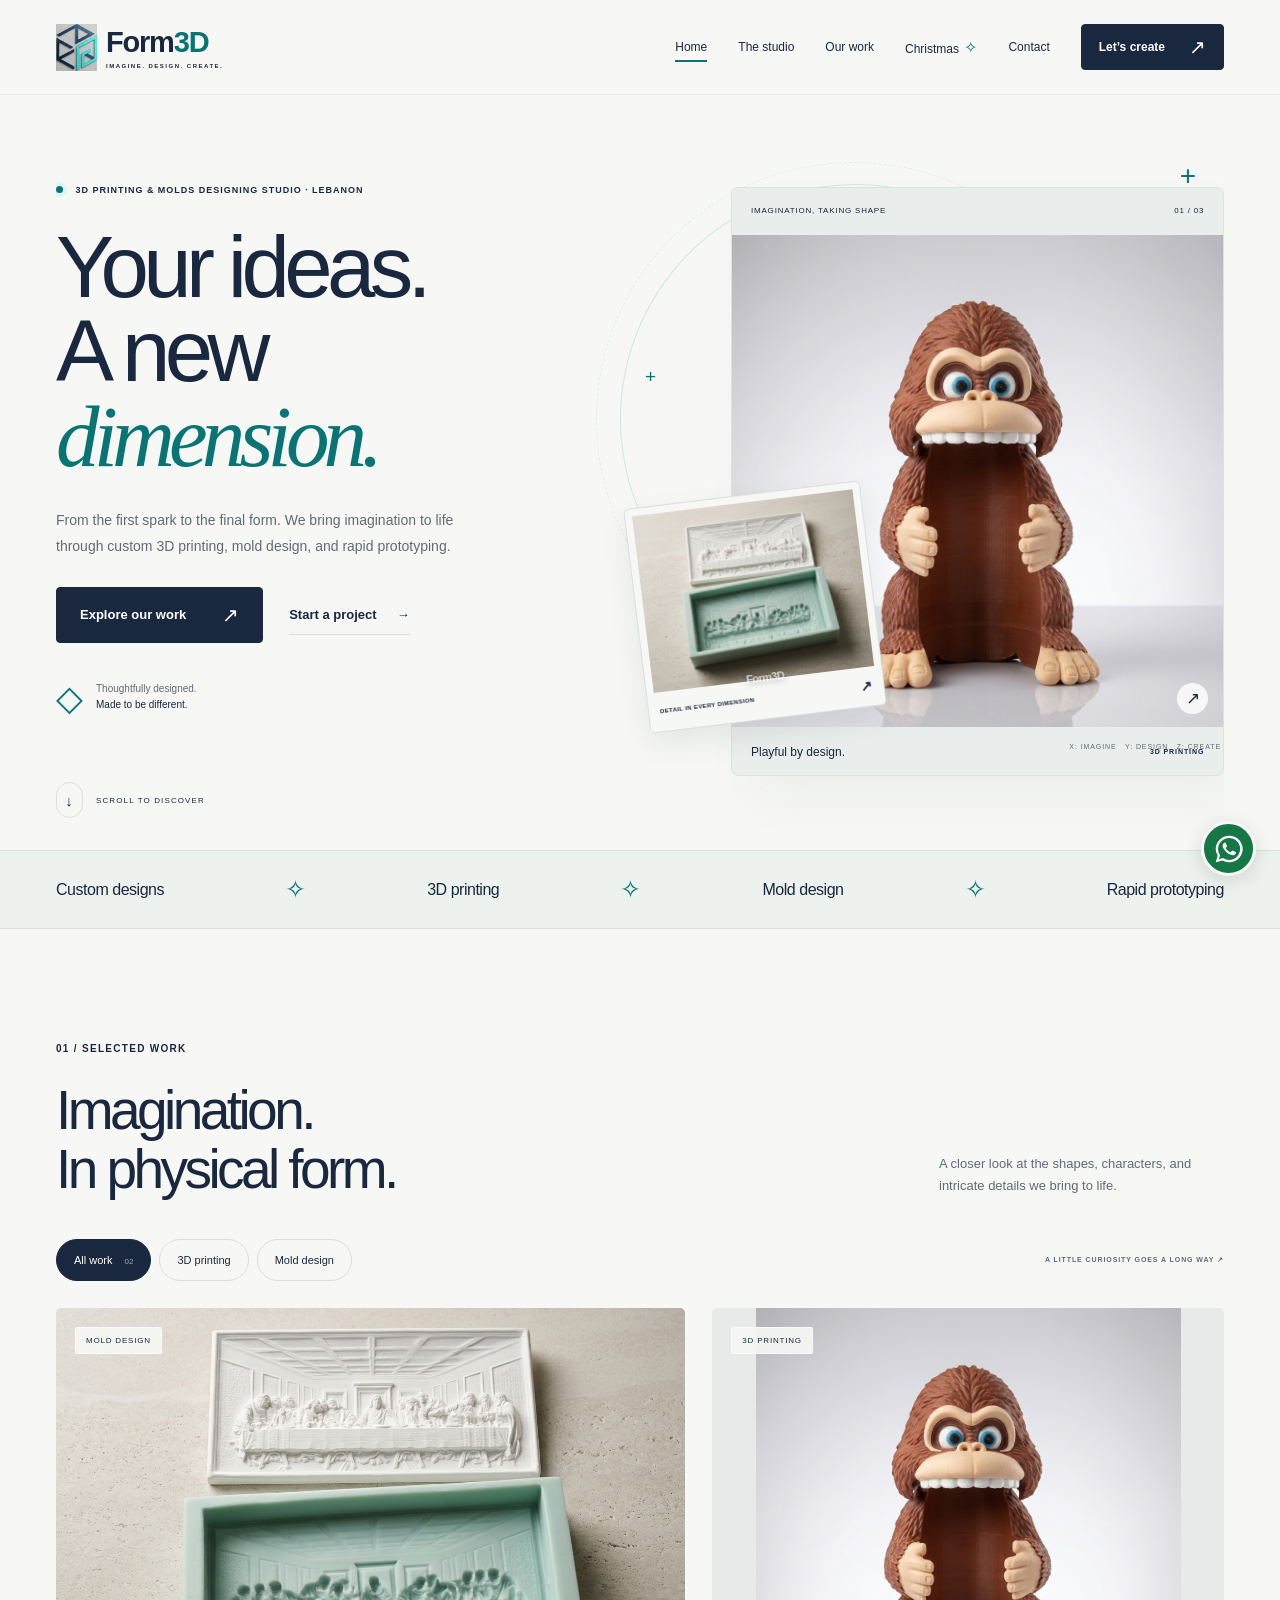
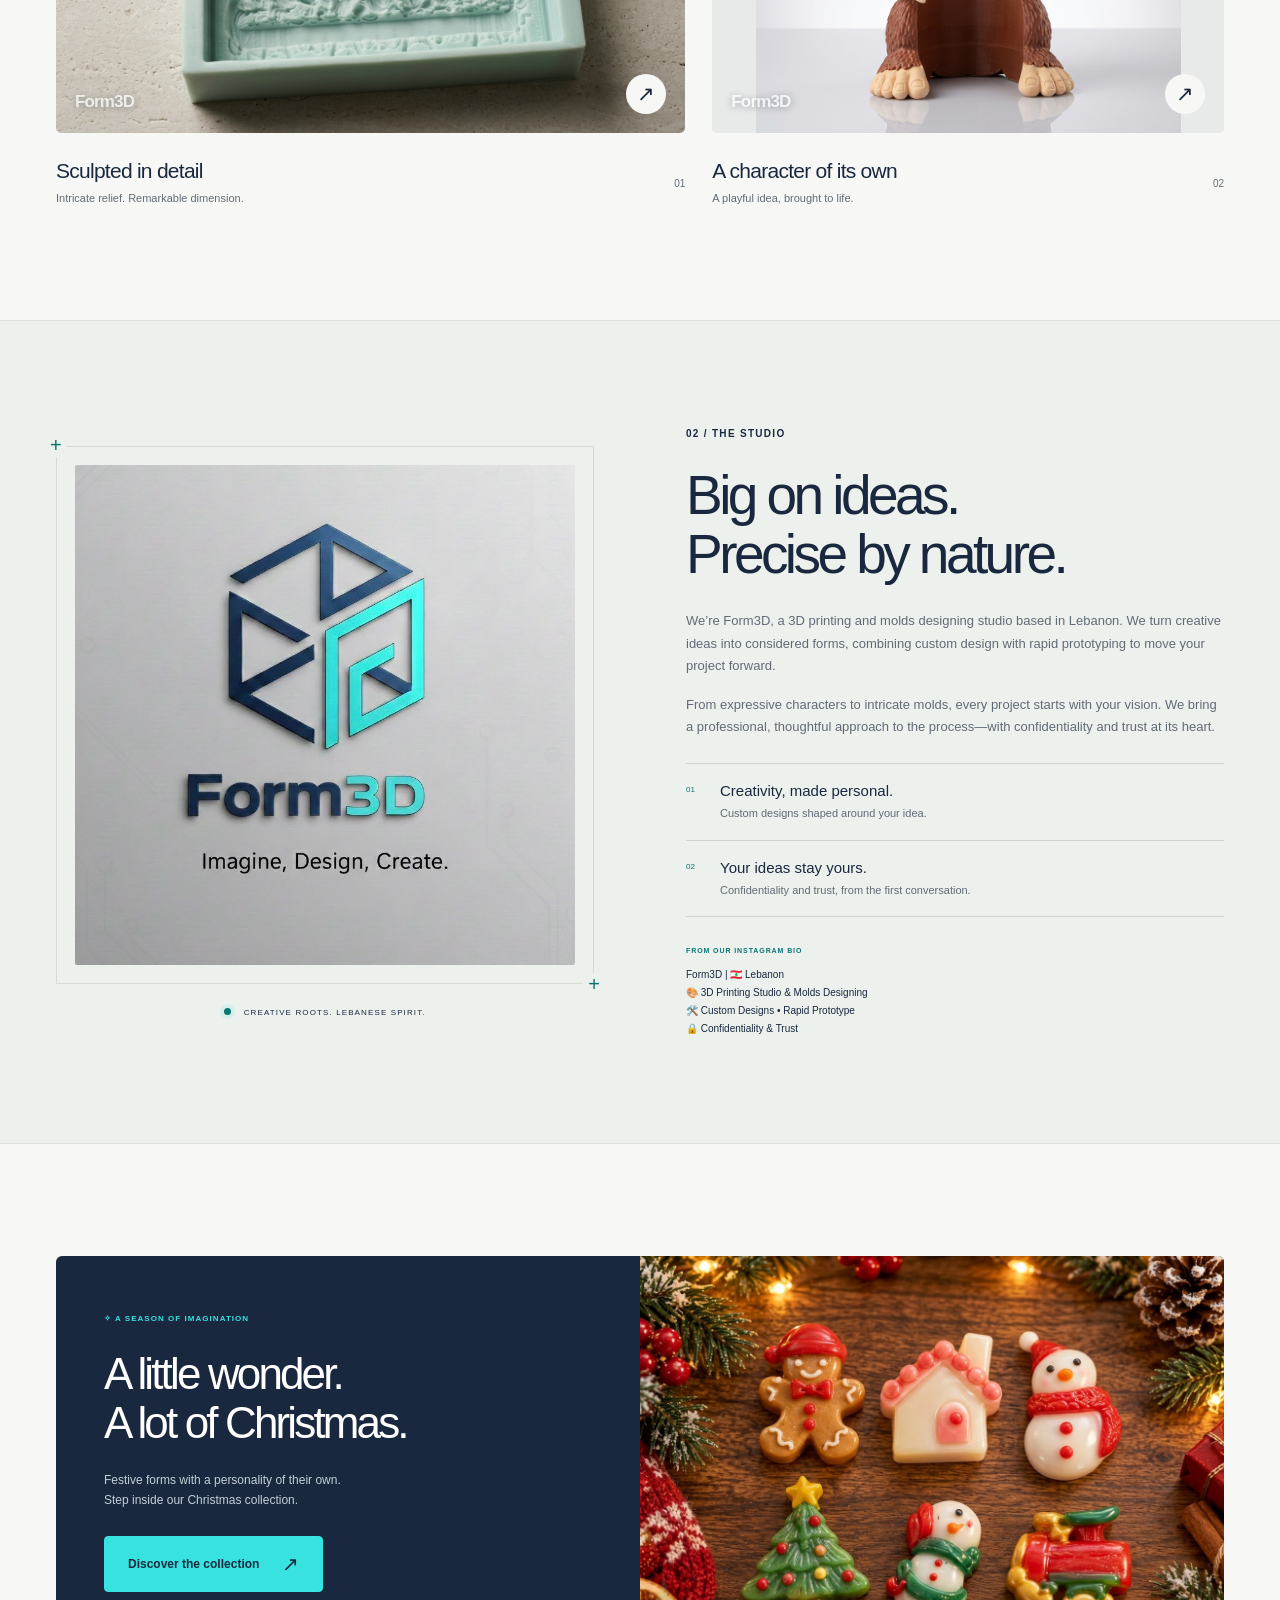
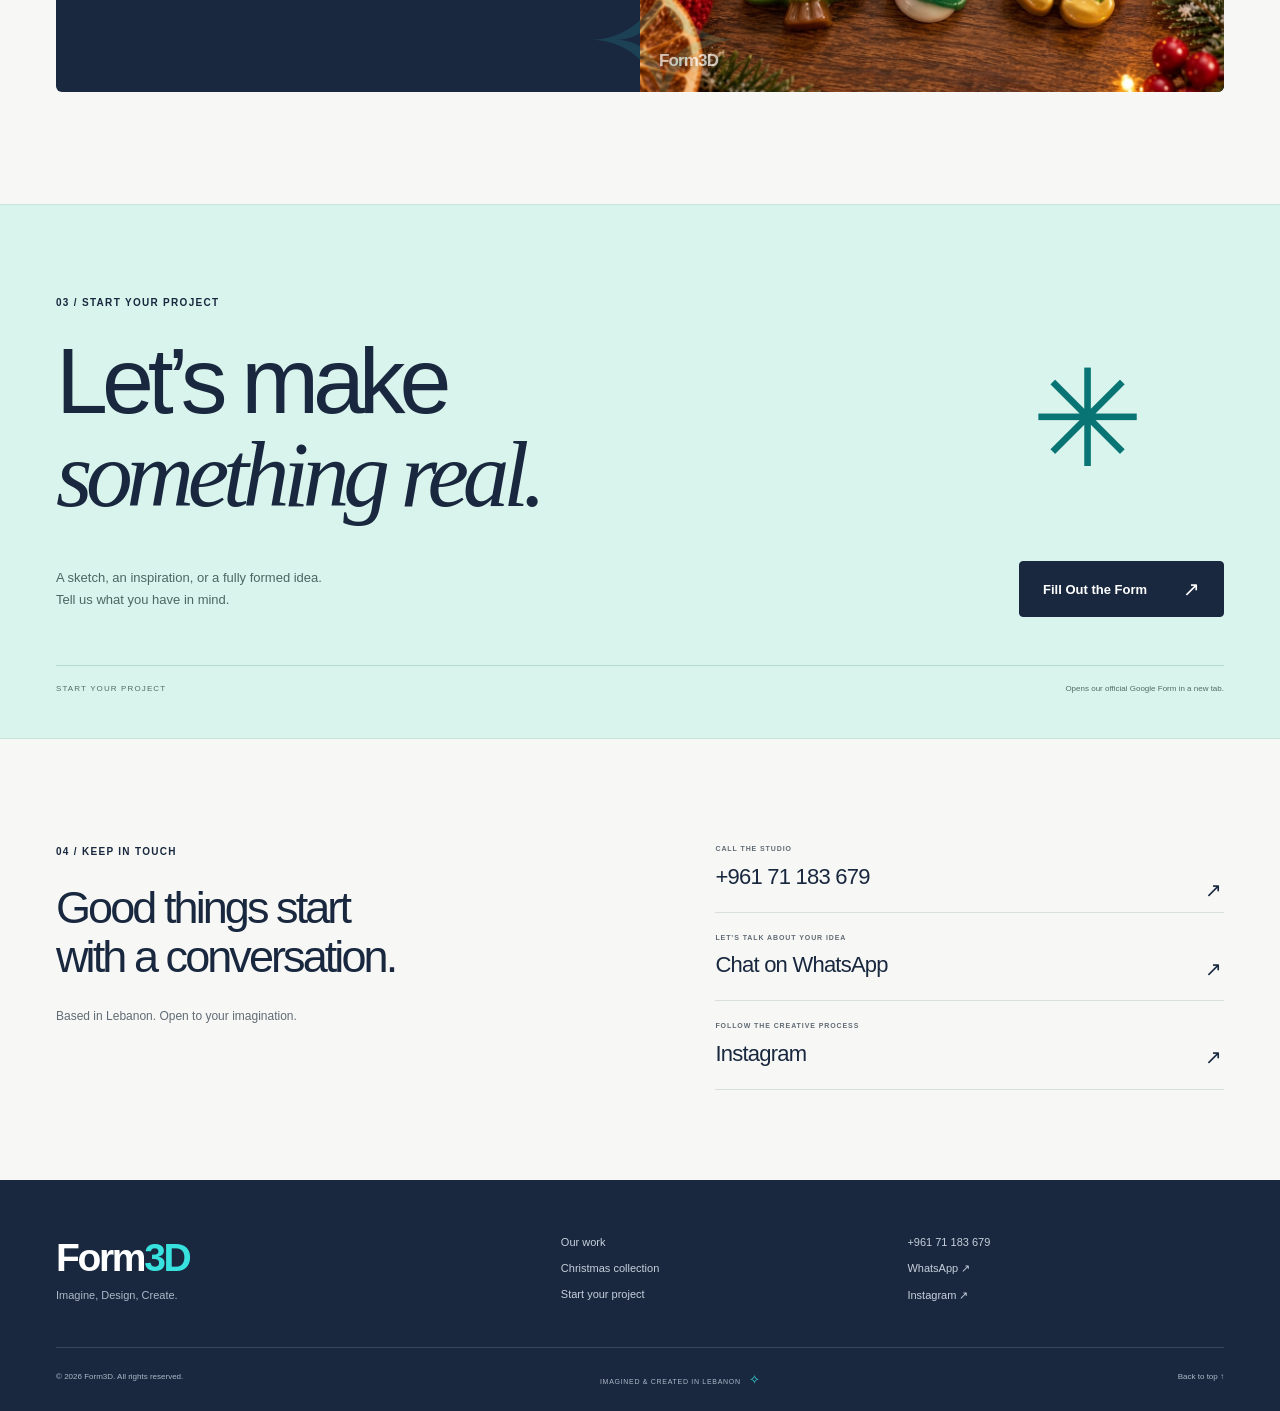
<file: index.html>
<!doctype html>
<html lang="en">
<head>
  <meta charset="UTF-8"><meta name="viewport" content="width=device-width, initial-scale=1">
  <meta name="theme-color" content="#19283f">
  <title>Form3D — Imagine, Design, Create.</title>
  <meta name="description" content="Form3D is a Lebanese 3D printing and molds designing studio. Explore custom designs, rapid prototyping, and creative possibilities. Start your project with confidence.">
  <link rel="icon" href="assets/favicon.svg" type="image/svg+xml">
  <link rel="stylesheet" href="styles.css"><script src="config.js" defer></script><script src="script.js" defer></script>
</head>
<body>
  <a class="skip-link" href="#main">Skip to content</a>
  <div class="intro" aria-hidden="true"><div class="intro-logo"><img src="assets/logo2.jpg" width="819" height="819" alt=""><span></span></div><p>IMAGINE. DESIGN. CREATE.</p></div>
  <header class="site-header"><div class="container header-inner">
    <a class="brand" href="index.html" aria-label="Form3D home"><span class="brand-mark"><img src="assets/logo2.jpg" width="819" height="819" alt=""></span><span>Form<span class="brand-3d">3D</span><small>IMAGINE. DESIGN. CREATE.</small></span></a>
    <button class="menu-toggle" type="button" aria-label="Open navigation" aria-controls="main-nav" aria-expanded="false"><span></span><span></span></button>
    <nav id="main-nav" aria-label="Main navigation"><a class="active" href="#home" aria-current="page">Home</a><a href="#about">The studio</a><a href="#portfolio">Our work</a><a href="christmas.html">Christmas <span class="nav-star">✧</span></a><a href="#contact">Contact</a><a class="button button-small" href="#start">Let’s create <span aria-hidden="true">↗</span></a></nav>
  </div></header>
  <main id="main">
    <section class="hero container" id="home">
      <div class="hero-copy"><p class="eyebrow"><span class="status-dot"></span> 3D PRINTING &amp; MOLDS DESIGNING STUDIO · LEBANON</p><h1>Your ideas.<br>A new<br><em>dimension.</em></h1><p class="hero-description">From the first spark to the final form. We bring imagination to life through custom 3D printing, mold design, and rapid prototyping.</p><div class="hero-actions"><a class="button" href="#portfolio">Explore our work <span aria-hidden="true">↗</span></a><a class="text-link" href="#start">Start a project <span aria-hidden="true">→</span></a></div><div class="hero-note"><span class="mini-cube" aria-hidden="true">◇</span><span>Thoughtfully designed.<br><strong>Made to be different.</strong></span></div></div>
      <div class="hero-art" aria-label="A selection of Form3D creations"><div class="orbit orbit-one" aria-hidden="true"></div><div class="orbit orbit-two" aria-hidden="true"></div><span class="floating-cross cross-one" aria-hidden="true">+</span><span class="floating-cross cross-two" aria-hidden="true">+</span><div class="hero-frame" data-parallax><div class="frame-top"><span>IMAGINATION, TAKING SHAPE</span><span>01 / 03</span></div><button class="image-button protected-media hero-product" type="button" data-view="character" aria-label="Explore the character sculpt"><img src="assets/product1.jpg" width="1024" height="1024" alt="A detailed brown gorilla character with blue eyes and an open center" fetchpriority="high" draggable="false"><span class="watermark">Form3D</span><span class="image-open" aria-hidden="true">↗</span></button><div class="hero-caption"><span>Playful by design.</span><span class="tiny-label">3D PRINTING</span></div></div><button class="hero-mini protected-media" type="button" data-view="relief" aria-label="Explore the relief and matching mold"><img src="assets/product2.jpg" width="1200" height="896" alt="An intricate white Last Supper relief with its matching mint-colored mold" draggable="false"><span class="watermark">Form3D</span><span class="mini-label">DETAIL IN EVERY DIMENSION <span>↗</span></span></button><span class="art-coordinate" aria-hidden="true">X: IMAGINE &nbsp; Y: DESIGN &nbsp; Z: CREATE</span></div>
      <a class="scroll-cue" href="#portfolio"><span aria-hidden="true">↓</span> SCROLL TO DISCOVER</a>
    </section>
    <div class="capability-strip"><div class="container"><span>Custom designs</span><i aria-hidden="true">✧</i><span>3D printing</span><i aria-hidden="true">✧</i><span>Mold design</span><i aria-hidden="true">✧</i><span>Rapid prototyping</span></div></div>
    <section class="section container" id="portfolio"><div class="section-heading reveal"><div><p class="eyebrow">01 / SELECTED WORK</p><h2>Imagination.<br>In physical form.</h2></div><p>A closer look at the shapes, characters, and intricate details we bring to life.</p></div>
      <div class="portfolio-toolbar reveal"><div class="filters" role="group" aria-label="Filter portfolio"><button type="button" class="filter active" data-filter="all" aria-pressed="true">All work <span>02</span></button><button type="button" class="filter" data-filter="printing" aria-pressed="false">3D printing</button><button type="button" class="filter" data-filter="molds" aria-pressed="false">Mold design</button></div><span class="tiny-label portfolio-hint">A LITTLE CURIOSITY GOES A LONG WAY ↗</span></div>
      <div class="portfolio-grid"><article class="project-card project-wide reveal" data-category="molds"><button class="project-image protected-media" type="button" data-view="relief" aria-label="View Sculpted in detail"><img src="assets/product2.jpg" width="1200" height="896" alt="A white Last Supper relief displayed above its matching mint-colored mold" loading="lazy" draggable="false"><span class="project-tag">MOLD DESIGN</span><span class="watermark">Form3D</span><span class="image-open" aria-hidden="true">↗</span></button><div class="project-caption"><div><h3>Sculpted in detail</h3><p>Intricate relief. Remarkable dimension.</p></div><span>01</span></div></article><article class="project-card reveal" data-category="printing"><button class="project-image protected-media" type="button" data-view="character" aria-label="View A character of its own"><img src="assets/product1.jpg" width="1024" height="1024" alt="A playful gorilla character with sculpted fur, blue eyes, and a wide open center" loading="lazy" draggable="false"><span class="project-tag">3D PRINTING</span><span class="watermark">Form3D</span><span class="image-open" aria-hidden="true">↗</span></button><div class="project-caption"><div><h3>A character of its own</h3><p>A playful idea, brought to life.</p></div><span>02</span></div></article></div><p class="sr-only" id="filter-status" aria-live="polite">Showing 2 projects.</p>
    </section>
    <section class="studio-section" id="about"><div class="container studio-grid"><div class="studio-visual reveal"><div class="studio-photo"><img src="assets/logo2.jpg" width="819" height="819" alt="Official Form3D logo in navy and turquoise, with the tagline Imagine, Design, Create." loading="lazy"></div><div class="studio-stamp"><span class="status-dot"></span> CREATIVE ROOTS. LEBANESE SPIRIT.</div></div><div class="studio-copy reveal"><p class="eyebrow">02 / THE STUDIO</p><h2>Big on ideas.<br>Precise by nature.</h2><p>We’re Form3D, a 3D printing and molds designing studio based in Lebanon. We turn creative ideas into considered forms, combining custom design with rapid prototyping to move your project forward.</p><p>From expressive characters to intricate molds, every project starts with your vision. We bring a professional, thoughtful approach to the process—with confidentiality and trust at its heart.</p><div class="studio-values"><div><span>01</span><h3>Creativity, made personal.</h3><p>Custom designs shaped around your idea.</p></div><div><span>02</span><h3>Your ideas stay yours.</h3><p>Confidentiality and trust, from the first conversation.</p></div></div><div class="official-bio"><span class="tiny-label">FROM OUR INSTAGRAM BIO</span><p>Form3D | 🇱🇧 Lebanon<br>🎨 3D Printing Studio &amp; Molds Designing<br>🛠️ Custom Designs • Rapid Prototype<br>🔒 Confidentiality &amp; Trust</p></div></div></div></section>
    <section class="section container"><a class="seasonal-banner reveal" href="christmas.html"><div class="seasonal-copy"><p class="eyebrow"><span aria-hidden="true">✧</span> A SEASON OF IMAGINATION</p><h2>A little wonder.<br>A lot of Christmas.</h2><p>Festive forms with a personality of their own.<br>Step inside our Christmas collection.</p><span class="button button-light">Discover the collection <span aria-hidden="true">↗</span></span></div><div class="seasonal-photo protected-media"><img src="assets/christmas.jpg" width="1200" height="896" alt="Colorful Christmas figures surrounded by evergreen branches and warm festive lights" loading="lazy" draggable="false"><span class="watermark">Form3D</span></div><span class="seasonal-spark" aria-hidden="true">✧</span></a></section>
    <section class="project-start" id="start" aria-label="Start Your Project"><div class="container start-inner reveal"><p class="eyebrow">03 / START YOUR PROJECT</p><h2>Let’s make<br><em>something real.</em><span class="start-star" aria-hidden="true">✳</span></h2><div class="start-bottom"><p>A sketch, an inspiration, or a fully formed idea.<br>Tell us what you have in mind.</p><a class="button" href="https://docs.google.com/forms/d/e/1FAIpQLScGXVLMidrHlAr5kgEnBVzQpJKrs6BCNE2soXKfO91x8rTFzA/viewform" target="_blank" rel="noopener noreferrer">Fill Out the Form <span aria-hidden="true">↗</span></a></div><div class="form-note"><span>START YOUR PROJECT</span><span>Opens our official Google Form in a new tab.</span></div></div></section>
    <section class="contact-section container" id="contact"><div class="reveal"><p class="eyebrow">04 / KEEP IN TOUCH</p><h2>Good things start<br>with a conversation.</h2><p>Based in Lebanon. Open to your imagination.</p></div><div class="contact-links reveal"><a href="tel:+96171183679"><span class="tiny-label">CALL THE STUDIO</span><strong>+961 71 183 679</strong><span aria-hidden="true">↗</span></a><a href="https://wa.me/96171183679?text=Hello%20Form3D!%20I'm%20interested%20in%20your%203D%20printing%20and%20custom%20design%20services.%20I'd%20like%20to%20know%20more." target="_blank" rel="noopener noreferrer"><span class="tiny-label">LET’S TALK ABOUT YOUR IDEA</span><strong>Chat on WhatsApp</strong><span aria-hidden="true">↗</span></a><a href="https://www.instagram.com/form3d.lb?cplk=MWU0bDJsZmw1czZ4" data-instagram target="_blank" rel="noopener noreferrer"><span class="tiny-label">FOLLOW THE CREATIVE PROCESS</span><strong>Instagram</strong><span aria-hidden="true">↗</span></a></div></section>
  </main>
  <footer class="site-footer"><div class="container"><div class="footer-top"><a class="footer-brand" href="index.html">Form<span>3D</span><small>Imagine, Design, Create.</small></a><div class="footer-links"><a href="#portfolio">Our work</a><a href="christmas.html">Christmas collection</a><a href="#start">Start your project</a></div><div class="footer-links"><a href="tel:+96171183679">+961 71 183 679</a><a href="https://wa.me/96171183679?text=Hello%20Form3D!%20I'm%20interested%20in%20your%203D%20printing%20and%20custom%20design%20services.%20I'd%20like%20to%20know%20more." target="_blank" rel="noopener noreferrer">WhatsApp ↗</a><a href="https://www.instagram.com/form3d.lb?cplk=MWU0bDJsZmw1czZ4" data-instagram target="_blank" rel="noopener noreferrer">Instagram ↗</a></div></div><div class="footer-bottom"><span>© <span data-year>2026</span> Form3D. All rights reserved.</span><span>IMAGINED &amp; CREATED IN LEBANON <span aria-hidden="true">✧</span></span><a href="#home">Back to top ↑</a></div></div></footer>
  <a class="whatsapp-float" href="https://wa.me/96171183679?text=Hello%20Form3D!%20I'm%20interested%20in%20your%203D%20printing%20and%20custom%20design%20services.%20I'd%20like%20to%20know%20more." target="_blank" rel="noopener noreferrer" aria-label="Chat with Form3D on WhatsApp (opens a new tab)"><span class="whatsapp-label">Let’s talk</span><svg viewBox="0 0 32 32" aria-hidden="true"><path fill="currentColor" d="M16 .8A15.1 15.1 0 0 0 3 23.5L.9 31l7.7-2A15.2 15.2 0 1 0 16 .8Zm0 27.7a12.5 12.5 0 0 1-6.4-1.8l-.5-.3-4.5 1.2 1.2-4.4-.3-.5A12.6 12.6 0 1 1 16 28.5Zm6.9-9.4c-.4-.2-2.2-1.1-2.6-1.2-.3-.1-.6-.2-.8.2-.3.4-1 1.2-1.2 1.4-.2.3-.4.3-.8.1-.4-.2-1.6-.6-3-1.9-1.1-1-1.9-2.2-2.1-2.6-.2-.4 0-.6.2-.8l.6-.7c.2-.2.3-.4.4-.6.1-.3 0-.5 0-.7-.1-.2-.9-2.1-1.2-2.9-.3-.7-.6-.6-.8-.6H11c-.3 0-.7.1-1 .5-.4.4-1.3 1.3-1.3 3.1 0 1.9 1.4 3.6 1.6 3.9.2.2 2.7 4.2 6.5 5.8.9.4 1.6.6 2.2.7.9.3 1.7.2 2.3.2.7-.1 2.2-.9 2.5-1.8.3-.8.3-1.6.2-1.8-.1-.1-.4-.2-.8-.4Z"/></svg></a>
  <dialog class="lightbox" aria-labelledby="lightbox-title"><div class="lightbox-bar"><span class="tiny-label">FORM3D / A CLOSER LOOK</span><button class="lightbox-close" type="button" aria-label="Close image viewer">×</button></div><div class="lightbox-image protected-media"><img id="lightbox-img" src="assets/product1.jpg" alt="" draggable="false"><span class="watermark">Form3D</span></div><div class="lightbox-caption"><div><h2 id="lightbox-title">A character of its own</h2><p id="lightbox-description"></p></div><div class="lightbox-controls"><button type="button" data-direction="-1" aria-label="Previous project">←</button><span id="lightbox-count"></span><button type="button" data-direction="1" aria-label="Next project">→</button></div></div></dialog>
</body>
</html>
</file>
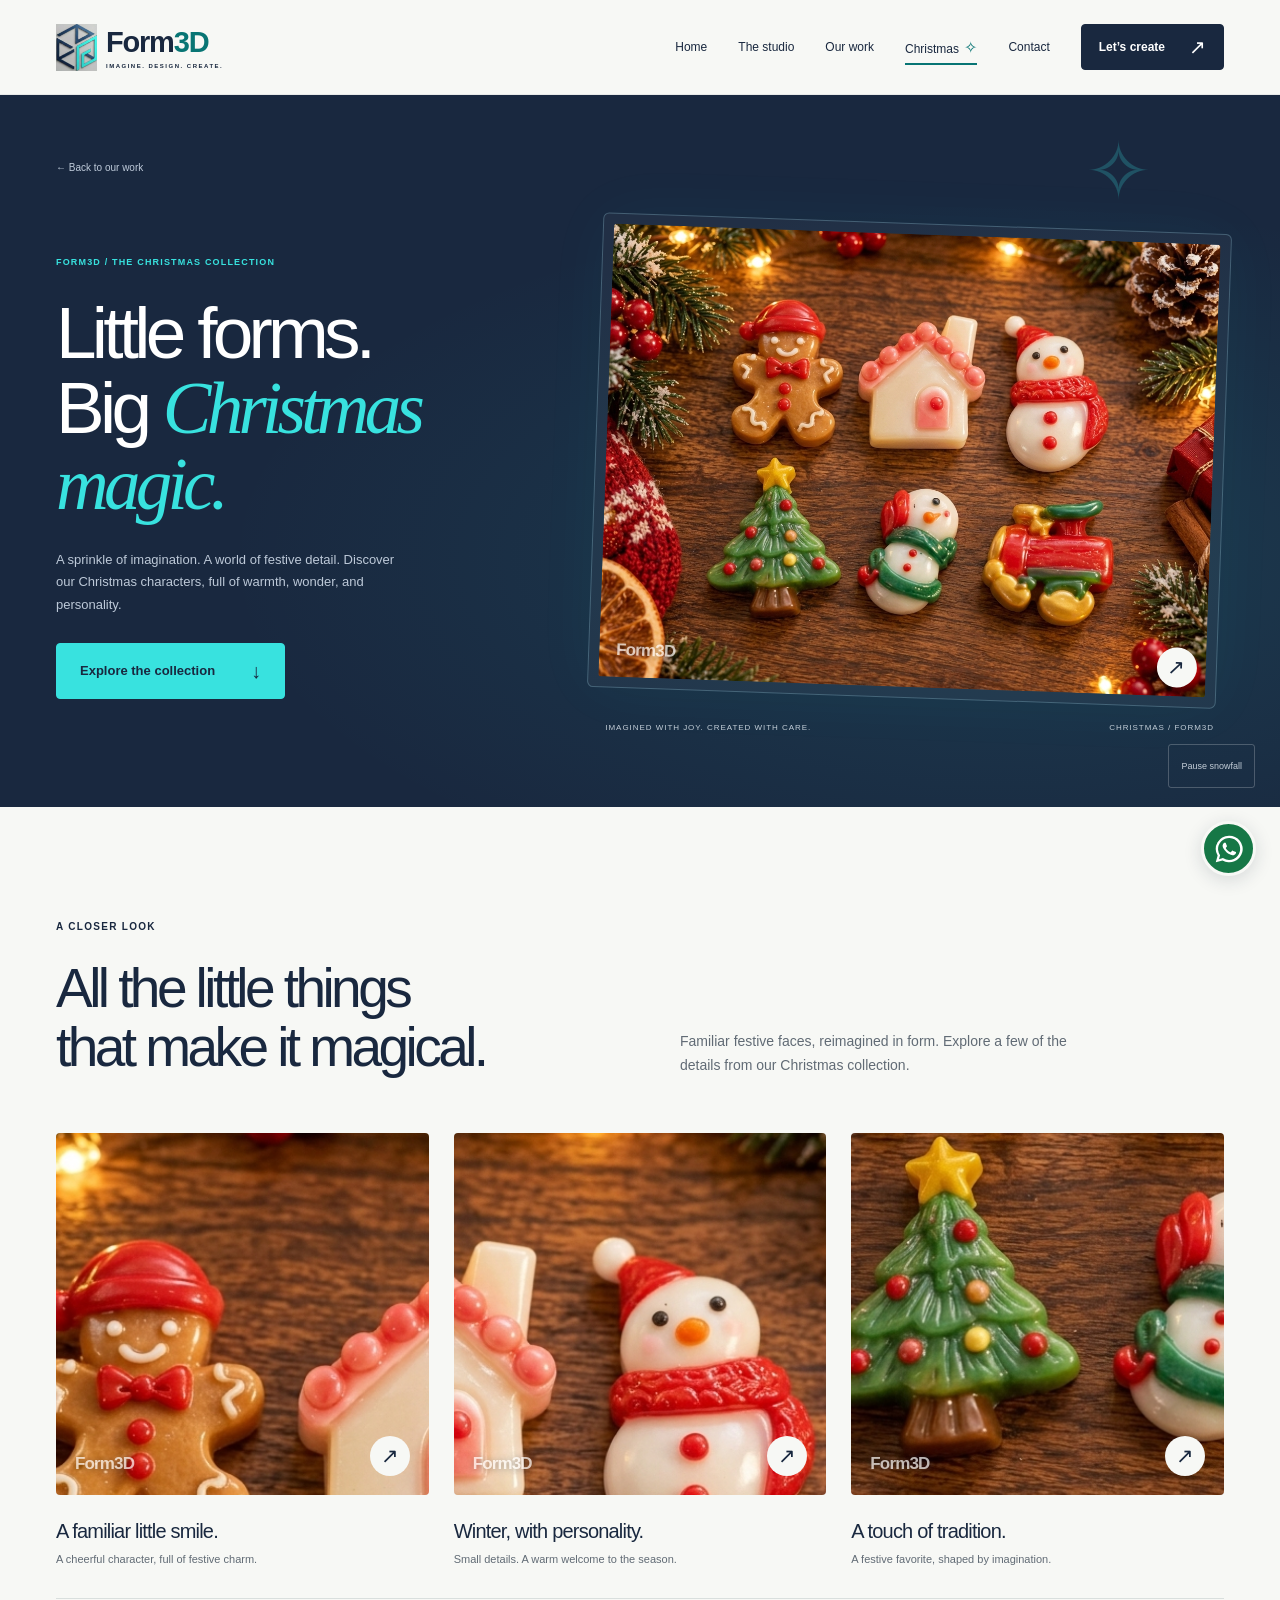
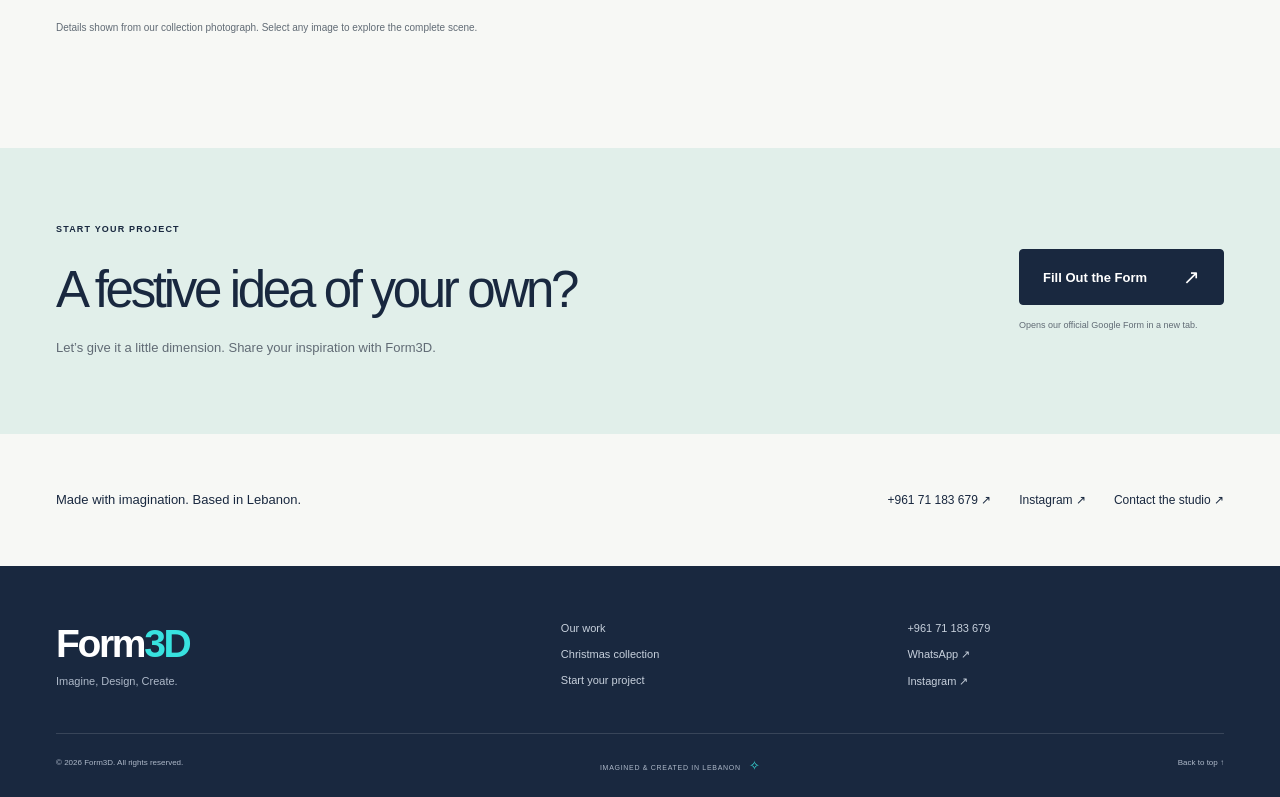
<file: christmas.html>
<!doctype html>
<html lang="en">
<head><meta charset="UTF-8"><meta name="viewport" content="width=device-width, initial-scale=1"><meta name="theme-color" content="#19283f"><title>Christmas Collection — Form3D</title><meta name="description" content="Discover Form3D’s Christmas collection: festive characters and imaginative designs from our Lebanese 3D printing and molds designing studio."><link rel="icon" href="assets/favicon.svg" type="image/svg+xml"><link rel="stylesheet" href="styles.css"><script src="config.js" defer></script><script src="script.js" defer></script></head>
<body class="christmas-page"><a class="skip-link" href="#main">Skip to content</a>
  <header class="site-header"><div class="container header-inner">
    <a class="brand" href="index.html" aria-label="Form3D home"><span class="brand-mark"><img src="assets/logo2.jpg" width="819" height="819" alt=""></span><span>Form<span class="brand-3d">3D</span><small>IMAGINE. DESIGN. CREATE.</small></span></a>
    <button class="menu-toggle" type="button" aria-label="Open navigation" aria-controls="main-nav" aria-expanded="false"><span></span><span></span></button>
    <nav id="main-nav" aria-label="Main navigation"><a href="index.html#home">Home</a><a href="index.html#about">The studio</a><a href="index.html#portfolio">Our work</a><a class="active" href="christmas.html" aria-current="page">Christmas <span class="nav-star">✧</span></a><a href="index.html#contact">Contact</a><a class="button button-small" href="index.html#start">Let’s create <span aria-hidden="true">↗</span></a></nav>
  </div></header>
<main id="main">
  <section class="christmas-hero" id="home"><div class="snowfield" aria-hidden="true"></div><span class="festive-cross" aria-hidden="true">✧</span><div class="container"><a class="christmas-breadcrumb" href="index.html#portfolio">← Back to our work</a><div class="christmas-hero-grid"><div class="christmas-hero-copy"><p class="eyebrow">FORM3D / THE CHRISTMAS COLLECTION</p><h1>Little forms.<br>Big <em>Christmas<br>magic.</em></h1><p>A sprinkle of imagination. A world of festive detail. Discover our Christmas characters, full of warmth, wonder, and personality.</p><a class="button button-light" href="#collection">Explore the collection <span aria-hidden="true">↓</span></a></div><div><button class="christmas-main-image protected-media" type="button" data-view="christmas" aria-label="View the full Christmas collection photograph"><img src="assets/christmas.jpg" width="1200" height="896" alt="Gingerbread figure, house, snowmen, Christmas tree and toy train surrounded by evergreen branches and warm lights" fetchpriority="high" draggable="false"><span class="watermark">Form3D</span><span class="image-open" aria-hidden="true">↗</span></button><div class="christmas-caption"><span>IMAGINED WITH JOY. CREATED WITH CARE.</span><span>CHRISTMAS / FORM3D</span></div></div></div></div><button class="motion-toggle" type="button" aria-pressed="false">Pause snowfall</button></section>
  <section class="section container" id="collection"><div class="collection-intro reveal"><div><p class="eyebrow">A CLOSER LOOK</p><h2>All the little things<br>that make it magical.</h2></div><p>Familiar festive faces, reimagined in form. Explore a few of the details from our Christmas collection.</p></div><div class="festive-gallery"><article class="festive-detail reveal"><button class="festive-detail-image detail-gingerbread protected-media" type="button" data-view="christmas" aria-label="See the gingerbread character in the full collection"><img src="assets/christmas.jpg" width="1200" height="896" alt="Detail of the smiling gingerbread character with a red hat and bow tie" loading="lazy" draggable="false"><span class="watermark">Form3D</span><span class="image-open" aria-hidden="true">↗</span></button><h3>A familiar little smile.</h3><p>A cheerful character, full of festive charm.</p></article><article class="festive-detail reveal"><button class="festive-detail-image detail-snowman protected-media" type="button" data-view="christmas" aria-label="See the snowman in the full collection"><img src="assets/christmas.jpg" width="1200" height="896" alt="Detail of the white snowman with a red scarf and Santa hat" loading="lazy" draggable="false"><span class="watermark">Form3D</span><span class="image-open" aria-hidden="true">↗</span></button><h3>Winter, with personality.</h3><p>Small details. A warm welcome to the season.</p></article><article class="festive-detail reveal"><button class="festive-detail-image detail-tree protected-media" type="button" data-view="christmas" aria-label="See the Christmas tree in the full collection"><img src="assets/christmas.jpg" width="1200" height="896" alt="Detail of the green Christmas tree with colorful decorations and a yellow star" loading="lazy" draggable="false"><span class="watermark">Form3D</span><span class="image-open" aria-hidden="true">↗</span></button><h3>A touch of tradition.</h3><p>A festive favorite, shaped by imagination.</p></article></div><p class="collection-footnote">Details shown from our collection photograph. Select any image to explore the complete scene.</p></section>
  <section class="christmas-cta" id="start"><div class="container reveal"><div><p class="eyebrow">START YOUR PROJECT</p><h2>A festive idea of your own?</h2><p>Let’s give it a little dimension. Share your inspiration with Form3D.</p></div><div class="christmas-cta-actions"><a class="button" href="https://docs.google.com/forms/d/e/1FAIpQLScGXVLMidrHlAr5kgEnBVzQpJKrs6BCNE2soXKfO91x8rTFzA/viewform" target="_blank" rel="noopener noreferrer">Fill Out the Form <span aria-hidden="true">↗</span></a><p>Opens our official Google Form in a new tab.</p></div></div></section>
  <section class="christmas-contact container" id="contact"><p>Made with imagination. Based in Lebanon.</p><div><a href="tel:+96171183679">+961 71 183 679 ↗</a><a href="https://www.instagram.com/form3d.lb?cplk=MWU0bDJsZmw1czZ4" data-instagram target="_blank" rel="noopener noreferrer">Instagram ↗</a><a href="index.html#contact">Contact the studio ↗</a></div></section>
</main>
  <footer class="site-footer"><div class="container"><div class="footer-top"><a class="footer-brand" href="index.html">Form<span>3D</span><small>Imagine, Design, Create.</small></a><div class="footer-links"><a href="index.html#portfolio">Our work</a><a href="christmas.html">Christmas collection</a><a href="index.html#start">Start your project</a></div><div class="footer-links"><a href="tel:+96171183679">+961 71 183 679</a><a href="https://wa.me/96171183679?text=Hello%20Form3D!%20I'm%20interested%20in%20your%203D%20printing%20and%20custom%20design%20services.%20I'd%20like%20to%20know%20more." target="_blank" rel="noopener noreferrer">WhatsApp ↗</a><a href="https://www.instagram.com/form3d.lb?cplk=MWU0bDJsZmw1czZ4" data-instagram target="_blank" rel="noopener noreferrer">Instagram ↗</a></div></div><div class="footer-bottom"><span>© <span data-year>2026</span> Form3D. All rights reserved.</span><span>IMAGINED &amp; CREATED IN LEBANON <span aria-hidden="true">✧</span></span><a href="#home">Back to top ↑</a></div></div></footer>
  <a class="whatsapp-float" href="https://wa.me/96171183679?text=Hello%20Form3D!%20I'm%20interested%20in%20your%203D%20printing%20and%20custom%20design%20services.%20I'd%20like%20to%20know%20more." target="_blank" rel="noopener noreferrer" aria-label="Chat with Form3D on WhatsApp (opens a new tab)"><span class="whatsapp-label">Let’s talk</span><svg viewBox="0 0 32 32" aria-hidden="true"><path fill="currentColor" d="M16 .8A15.1 15.1 0 0 0 3 23.5L.9 31l7.7-2A15.2 15.2 0 1 0 16 .8Zm0 27.7a12.5 12.5 0 0 1-6.4-1.8l-.5-.3-4.5 1.2 1.2-4.4-.3-.5A12.6 12.6 0 1 1 16 28.5Zm6.9-9.4c-.4-.2-2.2-1.1-2.6-1.2-.3-.1-.6-.2-.8.2-.3.4-1 1.2-1.2 1.4-.2.3-.4.3-.8.1-.4-.2-1.6-.6-3-1.9-1.1-1-1.9-2.2-2.1-2.6-.2-.4 0-.6.2-.8l.6-.7c.2-.2.3-.4.4-.6.1-.3 0-.5 0-.7-.1-.2-.9-2.1-1.2-2.9-.3-.7-.6-.6-.8-.6H11c-.3 0-.7.1-1 .5-.4.4-1.3 1.3-1.3 3.1 0 1.9 1.4 3.6 1.6 3.9.2.2 2.7 4.2 6.5 5.8.9.4 1.6.6 2.2.7.9.3 1.7.2 2.3.2.7-.1 2.2-.9 2.5-1.8.3-.8.3-1.6.2-1.8-.1-.1-.4-.2-.8-.4Z"/></svg></a>
  <dialog class="lightbox" aria-labelledby="lightbox-title"><div class="lightbox-bar"><span class="tiny-label">FORM3D / A CLOSER LOOK</span><button class="lightbox-close" type="button" aria-label="Close image viewer">×</button></div><div class="lightbox-image protected-media"><img id="lightbox-img" src="assets/product1.jpg" alt="" draggable="false"><span class="watermark">Form3D</span></div><div class="lightbox-caption"><div><h2 id="lightbox-title">A character of its own</h2><p id="lightbox-description"></p></div><div class="lightbox-controls"><button type="button" data-direction="-1" aria-label="Previous project">←</button><span id="lightbox-count"></span><button type="button" data-direction="1" aria-label="Next project">→</button></div></div></dialog>
</body></html>
</file>
<file: styles.css>
/* Brand colors sampled directly from the shaded supplied logo photograph. */
:root{--navy:#19283f;--navy-soft:#2f4c74;--teal:#38e2df;--teal-ink:#087574;--paper:#f7f8f5;--white:#fff;--muted:#616b75;--line:#d9dfdd;--ease:cubic-bezier(.2,.7,.2,1);--max:1280px}
*{box-sizing:border-box}html{scroll-behavior:smooth;scroll-padding-top:110px}body{margin:0;background:var(--paper);color:var(--navy);font-family:Arial,Helvetica,sans-serif;-webkit-font-smoothing:antialiased}body.menu-open,body.dialog-open{overflow:hidden}button,a{-webkit-tap-highlight-color:transparent}button,input{font:inherit}button{color:inherit}a{color:inherit;text-decoration:none}button{cursor:pointer}img{display:block;max-width:100%;height:auto}button:disabled{cursor:default}::selection{background:var(--teal);color:var(--navy)}:focus-visible{outline:3px solid var(--teal-ink);outline-offset:5px}h1,h2,h3,p{margin:0}h1,h2,h3{font-weight:500}h1,h2{letter-spacing:-.065em}p{line-height:1.7}.container{width:min(var(--max),calc(100% - 112px));margin-inline:auto}.section{padding-block:112px}.eyebrow,.tiny-label{font-size:10px;font-weight:700;letter-spacing:.13em;line-height:1.5}.eyebrow{margin-bottom:25px}.status-dot{display:inline-block;width:7px;height:7px;border-radius:50%;background:var(--teal-ink);margin-right:9px;box-shadow:0 0 0 4px #38e2df21}.button{display:inline-flex;align-items:center;justify-content:space-between;gap:36px;min-height:54px;padding:17px 23px;background:var(--navy);color:white;font-size:13px;font-weight:600;border:1px solid var(--navy);border-radius:4px;transition:background .25s,transform .25s,box-shadow .25s}.button>span{font-size:20px;font-weight:400;line-height:1}.button:hover{background:var(--navy-soft);transform:translateY(-3px);box-shadow:0 8px 20px #19283f14}.button-small{padding:12px 17px;min-height:44px;gap:24px;font-size:12px}.button-light{background:var(--teal);border-color:var(--teal);color:var(--navy)}.button-light:hover{background:#81eeea;color:var(--navy)}.text-link{display:inline-flex;align-items:center;gap:20px;font-size:13px;font-weight:600;border-bottom:1px solid var(--line);padding:12px 0}.text-link:hover{border-color:var(--navy)}.skip-link{position:fixed;top:10px;left:10px;z-index:1000;background:var(--navy);color:white;padding:15px;transform:translateY(-200%)}.skip-link:focus{transform:none}.sr-only{position:absolute;width:1px;height:1px;padding:0;margin:-1px;overflow:hidden;clip:rect(0,0,0,0);white-space:nowrap;border:0}
.site-header{position:sticky;top:0;z-index:50;background:#f7f8f5ef;backdrop-filter:blur(18px);border-bottom:1px solid #19283f12}.header-inner{height:94px;display:flex;align-items:center;justify-content:space-between;gap:20px}.brand{display:flex;align-items:center;gap:9px;font-size:29px;font-weight:750;letter-spacing:-1.2px;flex-shrink:0}.brand-3d{color:var(--teal-ink)}.brand small{display:block;margin-top:4px;font-size:6px;letter-spacing:1.5px;font-weight:600}.brand-mark{display:block;width:41px;height:47px;overflow:hidden;mix-blend-mode:multiply;position:relative}.brand-mark img{position:absolute;width:103px;max-width:none;height:103px;left:-31px;top:-12px}nav{display:flex;align-items:center;gap:31px}nav>a{font-size:12px;transition:color .2s;position:relative}nav>a:not(.button):after{content:"";position:absolute;bottom:-8px;left:0;right:0;height:2px;background:var(--teal-ink);transform:scaleX(0);transition:transform .25s}nav>a.active:after,nav>a:hover:after{transform:scaleX(1)}.nav-star{color:var(--teal-ink);font-size:16px;margin-left:2px}.menu-toggle{display:none;width:44px;height:44px;background:none;border:1px solid var(--line);border-radius:4px;padding:11px}.menu-toggle span{display:block;height:1px;margin:6px 0;background:var(--navy);transition:transform .25s}.menu-toggle[aria-expanded=true] span:first-child{transform:translateY(3.5px) rotate(45deg)}.menu-toggle[aria-expanded=true] span:last-child{transform:translateY(-3.5px) rotate(-45deg)}
.hero{display:grid;grid-template-columns:1fr 1fr;position:relative;align-items:center;min-height:755px;padding-top:54px;padding-bottom:90px;gap:34px}.hero-copy{padding-bottom:10px;position:relative;z-index:2}.hero-copy .eyebrow{font-size:9px;letter-spacing:.11em;margin-bottom:27px}.hero h1{font-size:clamp(68px,6.8vw,101px);line-height:.97;font-weight:500}.hero h1 em,.start-inner h2 em{font-family:Georgia,'Times New Roman',serif;font-weight:400;color:var(--teal-ink);letter-spacing:-.067em}.hero-description{max-width:400px;color:var(--muted);font-size:14px;line-height:1.85;margin-top:29px}.hero-actions{display:flex;align-items:center;gap:26px;margin-top:27px}.hero-note{display:flex;align-items:center;gap:13px;margin-top:37px;color:var(--muted);font-size:10px;line-height:1.65}.hero-note strong{font-weight:400;color:var(--navy)}.mini-cube{font-size:35px;font-weight:300;line-height:1;color:var(--teal-ink)}.hero-art{position:relative;min-width:0;height:585px;isolation:isolate}.hero-frame{position:absolute;width:87%;right:0;top:25px;background:#e9edeb;border:1px solid #dce3df;box-shadow:18px 24px 50px #19283f0b;border-radius:7px;transform:translateY(var(--parallax,0px));will-change:transform}.frame-top{display:flex;justify-content:space-between;padding:18px 19px;font-size:8px;letter-spacing:.1em}.image-button{display:block;padding:0;border:0;background:none;width:100%;text-align:left}.hero-product{position:relative;overflow:hidden;aspect-ratio:1/1.01}.hero-product img{width:100%;height:100%;object-fit:contain;transition:transform .8s var(--ease)}.hero-product:hover img{transform:scale(1.045)}.hero-caption{display:flex;align-items:center;justify-content:space-between;padding:16px 19px;font-size:12px}.hero-caption .tiny-label{font-size:7px}.hero-mini{position:absolute;left:-21px;bottom:27px;width:42%;padding:7px;background:var(--paper);border:1px solid var(--line);box-shadow:0 12px 30px #19283f16;border-radius:5px;transform:rotate(-7deg);transition:transform .4s}.hero-mini:hover{transform:rotate(-3deg) translateY(-5px)}.hero-mini>img{width:100%;aspect-ratio:1.25;object-fit:cover}.hero-mini .watermark{bottom:35px;right:16px;font-size:11px}.mini-label{display:flex;align-items:center;justify-content:space-between;gap:5px;font-size:6px;font-weight:700;letter-spacing:.06em;padding:11px 4px 5px}.mini-label>span{font-size:14px}.orbit{position:absolute;width:470px;height:470px;max-width:95%;border:1px solid #86cfcb66;border-radius:50%;z-index:-1;top:22px;left:-37px;transform:rotate(-30deg);animation:orbit-float 14s ease-in-out infinite}.orbit-two{width:515px;height:515px;top:0;left:-61px;border-style:dashed;opacity:.6;animation-delay:-6s}.floating-cross{position:absolute;font-size:28px;font-weight:300;color:var(--teal-ink);animation:float 5s ease-in-out infinite}.cross-one{top:-2px;right:28px}.cross-two{left:-12px;top:204px;font-size:19px;animation-delay:-2s}.art-coordinate{position:absolute;bottom:-3px;right:3px;font-size:7px;letter-spacing:.13em;color:var(--muted)}.scroll-cue{position:absolute;bottom:32px;left:0;font-size:8px;letter-spacing:.14em;display:flex;align-items:center;gap:13px}.scroll-cue>span{display:grid;place-items:center;width:27px;height:36px;border:1px solid var(--line);border-radius:16px;font-size:15px}.capability-strip{border-block:1px solid var(--line);background:#eef2ee}.capability-strip .container{display:flex;justify-content:space-between;align-items:center;gap:20px;padding-block:24px}.capability-strip span{font-size:16px;letter-spacing:-.03em}.capability-strip i{font-style:normal;font-size:25px;color:var(--teal-ink)}
.section-heading{display:flex;justify-content:space-between;align-items:flex-end;gap:50px;margin-bottom:39px}h2{font-size:clamp(42px,4.3vw,64px);line-height:1.08}.section-heading>p{max-width:285px;color:var(--muted);font-size:13px;padding-bottom:3px}.portfolio-toolbar{display:flex;align-items:center;justify-content:space-between;gap:20px;margin-bottom:27px}.filters{display:flex;gap:8px;flex-wrap:wrap}.filter{border:1px solid var(--line);border-radius:30px;background:transparent;padding:11px 17px;min-height:42px;font-size:11px;transition:background .25s,border-color .25s}.filter.active{background:var(--navy);color:white;border-color:var(--navy)}.filter:not(.active):hover{background:#e3ebe7}.filter>span{font-size:8px;opacity:.6;margin-left:9px}.portfolio-hint{font-size:7px;color:var(--muted)}.portfolio-grid{display:grid;grid-template-columns:1.23fr 1fr;gap:27px}.project-card[hidden]{display:none}.portfolio-grid.filtered{grid-template-columns:minmax(0,780px)}.project-image{padding:0;border:0;width:100%;height:425px;background:#e8eae9;border-radius:5px;position:relative;overflow:hidden;text-align:left}.project-image>img{width:100%;height:100%;object-fit:cover;transition:transform .8s var(--ease)}.project-card:not(.project-wide) .project-image>img{object-fit:contain}.project-image:hover>img{transform:scale(1.04)}.project-tag{position:absolute;left:19px;top:19px;background:#f7f8f5e8;border:1px solid #ffffff90;padding:8px 10px;border-radius:2px;font-size:8px;letter-spacing:.1em}.image-open{position:absolute;bottom:19px;right:19px;width:40px;height:40px;display:grid;place-items:center;background:var(--paper);border-radius:50%;font-size:21px;transition:transform .3s,background .3s}.project-image:hover .image-open,.hero-product:hover .image-open{transform:rotate(45deg);background:var(--teal)}.hero-product .image-open{width:31px;height:31px;font-size:17px;bottom:15px;right:15px}.project-caption{display:flex;align-items:center;justify-content:space-between;padding-top:22px}.project-caption h3{font-size:21px;letter-spacing:-.035em}.project-caption p{font-size:11px;color:var(--muted);margin-top:6px}.project-caption>span{font-size:10px;color:var(--muted)}.protected-media{user-select:none;-webkit-user-select:none;-webkit-touch-callout:none}.protected-media img{-webkit-user-drag:none;user-select:none;-webkit-user-select:none;-webkit-touch-callout:none}.watermark{position:absolute;bottom:21px;left:19px;font-size:17px;font-weight:700;letter-spacing:-.05em;color:#fff;text-shadow:0 1px 7px #19283f88;opacity:.7;pointer-events:none}.hero-product .watermark{color:var(--navy);text-shadow:0 1px 4px #fff;bottom:19px;font-size:13px;opacity:.55}
.studio-section{background:#edf1ed;padding-block:105px;border-block:1px solid var(--line)}.studio-grid{display:grid;grid-template-columns:1fr 1fr;gap:92px;align-items:center}.studio-photo{border:1px solid #d4dcd4;padding:18px;position:relative}.studio-photo:before,.studio-photo:after{content:"+";position:absolute;color:var(--teal-ink);font-size:20px;font-weight:300;background:#edf1ed;padding:0 5px}.studio-photo:before{top:-13px;left:-12px}.studio-photo:after{bottom:-13px;right:-12px}.studio-photo img{width:100%;border-radius:2px}.studio-stamp{font-size:8px;letter-spacing:.14em;margin-top:24px;text-align:center}.studio-copy h2{margin-bottom:26px}.studio-copy>p:not(.eyebrow){font-size:13px;color:var(--muted);margin-top:17px}.studio-values{margin-top:25px;border-top:1px solid #cad3cc}.studio-values>div{padding:18px 0 17px 34px;border-bottom:1px solid #cad3cc;position:relative}.studio-values>div>span{position:absolute;left:0;top:21px;font-size:8px;color:var(--teal-ink)}.studio-values h3{font-size:15px}.studio-values p{font-size:11px;color:var(--muted);margin-top:5px}.official-bio{padding-top:22px}.official-bio>.tiny-label{font-size:7px;color:var(--teal-ink)}.official-bio>p{font-size:10px;line-height:1.8;margin-top:9px}
.seasonal-banner{display:grid;grid-template-columns:1fr 1fr;background:var(--navy);color:white;overflow:hidden;border-radius:6px;position:relative;min-height:430px}.seasonal-copy{padding:57px 48px;position:relative;z-index:2}.seasonal-copy .eyebrow{font-size:8px;color:var(--teal)}.seasonal-copy h2{font-size:44px;line-height:1.1}.seasonal-copy>p:not(.eyebrow){font-size:12px;color:#c4ced8;margin-top:23px}.seasonal-copy .button{margin-top:25px;font-size:12px;gap:23px}.seasonal-photo{position:relative;overflow:hidden}.seasonal-photo img{width:100%;height:100%;object-fit:cover;transition:transform 1s var(--ease)}.seasonal-banner:hover .seasonal-photo img{transform:scale(1.045)}.seasonal-spark{position:absolute;left:45%;bottom:-49px;font-size:195px;color:#38e2df22;line-height:1}.project-start{background:#d9f4ec;border-block:1px solid #c5e5db;padding:90px 0 45px}.start-inner h2{font-size:clamp(68px,7.3vw,106px);position:relative;line-height:.99;max-width:1040px}.start-inner h2 em{color:var(--navy)}.start-star{position:absolute;right:-4%;top:9%;font-size:135px;font-weight:300;line-height:1;color:var(--teal-ink);animation:star-turn 40s linear infinite}.start-bottom{display:flex;justify-content:space-between;align-items:center;gap:30px;margin-top:40px}.start-bottom p{font-size:13px;color:#4b6663}.form-note{display:flex;justify-content:space-between;gap:20px;border-top:1px solid #b8d9cf;margin-top:48px;padding-top:18px;font-size:8px;color:#506e66}.form-note>span:first-child{font-size:8px;letter-spacing:.14em}.contact-section{display:grid;grid-template-columns:1.1fr 1fr;gap:100px;padding-block:105px 90px}.contact-section h2{font-size:45px}.contact-section p:not(.eyebrow){margin-top:24px;color:var(--muted);font-size:12px}.contact-links>a,.contact-links>button{position:relative;display:block;text-align:left;background:none;width:100%;border:0;border-bottom:1px solid var(--line);padding:20px 30px 22px 0}.contact-links>a:first-child{padding-top:0}.contact-links .tiny-label{display:block;font-size:7px;color:var(--muted);margin-bottom:9px}.contact-links strong{font-size:22px;font-weight:400;letter-spacing:-.035em}.contact-links>a>span:last-child{position:absolute;right:2px;top:50%;font-size:20px}.contact-links>a:hover strong{color:var(--teal-ink)}.pending-note{font-size:9px;color:var(--muted);margin-left:15px}.site-footer{background:var(--navy);color:#c7d0dc;padding-top:56px}.footer-top{display:grid;grid-template-columns:1.5fr 1fr 1fr;gap:30px;padding-bottom:45px}.footer-brand{color:#fff;font-size:39px;font-weight:700;letter-spacing:-.06em;align-self:start}.footer-brand>span{color:var(--teal)}.footer-brand>small{display:block;font-size:11px;letter-spacing:0;font-weight:400;margin-top:9px;color:#aeb9c9}.footer-links{display:flex;flex-direction:column;gap:14px;font-size:11px}.footer-links button{border:0;background:none;color:#aeb9c9;padding:0;text-align:left;font-size:11px}.footer-links>a:hover{color:var(--teal)}.footer-bottom{border-top:1px solid #ffffff22;display:flex;justify-content:space-between;gap:25px;padding:24px 0;font-size:8px;color:#aeb9c9}.footer-bottom>span:nth-child(2){font-size:7px;letter-spacing:.1em}.footer-bottom>span:nth-child(2)>span{color:var(--teal);font-size:13px;margin-left:6px}
.whatsapp-float{position:fixed;bottom:max(24px,env(safe-area-inset-bottom));right:max(24px,env(safe-area-inset-right));width:55px;height:55px;display:flex;align-items:center;justify-content:center;background:#167746;color:white;border:3px solid var(--paper);border-radius:50%;box-shadow:0 4px 18px #19283f26;z-index:60;transition:transform .25s,background .25s}.whatsapp-float svg{width:28px;height:28px}.whatsapp-float:hover{background:#116038;transform:translateY(-4px)}.whatsapp-label{position:absolute;right:64px;white-space:nowrap;background:var(--navy);padding:8px 12px;border-radius:4px;font-size:11px;opacity:0;transform:translateX(5px);transition:opacity .2s,transform .2s;pointer-events:none}.whatsapp-float:hover .whatsapp-label,.whatsapp-float:focus-visible .whatsapp-label{opacity:1;transform:none}.lightbox{border:0;border-radius:7px;padding:20px 24px 24px;width:min(940px,calc(100% - 32px));max-height:calc(100dvh - 36px);background:var(--paper);color:var(--navy);overflow:auto;box-shadow:0 20px 100px #0005}.lightbox::backdrop{background:#0b1621d9;backdrop-filter:blur(8px)}.lightbox-bar{display:flex;align-items:center;justify-content:space-between;margin-bottom:14px}.lightbox-bar>.tiny-label{font-size:8px}.lightbox-close{width:40px;height:40px;border:1px solid var(--line);border-radius:50%;font-size:26px;background:transparent}.lightbox-image{position:relative;background:#e9ebe8}.lightbox-image img{height:min(62dvh,640px);width:100%;object-fit:contain}.lightbox-image .watermark{left:auto;right:25px;bottom:25px;color:white;background:#19283f55;padding:5px 10px;border-radius:4px}.lightbox-caption{display:flex;justify-content:space-between;gap:20px;align-items:center;margin-top:22px}.lightbox-caption h2{font-size:27px;letter-spacing:-.035em}.lightbox-caption p{font-size:11px;color:var(--muted);margin-top:7px;max-width:570px}.lightbox-controls{display:flex;gap:14px;align-items:center;white-space:nowrap;font-size:10px}.lightbox-controls button{width:40px;height:40px;border:1px solid var(--line);background:none;border-radius:50%;font-size:20px}.lightbox-controls button:hover,.lightbox-close:hover{background:var(--teal)}
.intro{display:none;position:fixed;inset:0;background:var(--paper);z-index:999;align-items:center;justify-content:center;align-content:center;gap:25px;pointer-events:none}.intro.is-active{display:grid;animation:intro-exit .4s .75s forwards}.intro-logo{width:175px;position:relative;animation:intro-logo .65s both}.intro-logo img{border-radius:6px}.intro-logo>span{position:absolute;height:2px;bottom:-10px;background:var(--teal-ink);left:0;width:0;animation:intro-line .75s both}.intro>p{font-size:8px;letter-spacing:.23em;color:var(--navy)}.reveal-ready .reveal{opacity:0;transform:translateY(24px);transition:opacity .8s var(--ease),transform .8s var(--ease)}.reveal-ready .reveal.is-visible{opacity:1;transform:none}body.is-leaving main{animation:page-leave .18s forwards}@keyframes float{50%{transform:translateY(-12px) rotate(7deg)}}@keyframes orbit-float{50%{transform:rotate(-24deg) translateY(-10px)}}@keyframes star-turn{to{transform:rotate(360deg)}}@keyframes intro-exit{to{opacity:0;visibility:hidden}}@keyframes intro-logo{from{opacity:0;transform:scale(.9) translateY(10px)}to{opacity:1;transform:none}}@keyframes intro-line{to{width:100%}}@keyframes page-leave{to{opacity:0;transform:translateY(-8px)}}
/* Christmas retains the studio palette; warmth comes from the supplied photograph. */
.christmas-hero{background:var(--navy);color:white;position:relative;overflow:hidden;isolation:isolate;padding:62px 0 75px}.christmas-hero:before{content:"";position:absolute;inset:0;background:radial-gradient(ellipse at 78% 65%,#38e2df1a,transparent 55%);z-index:-1}.christmas-breadcrumb{display:inline-block;font-size:10px;color:#bfcbda;margin-bottom:50px}.christmas-breadcrumb:hover{color:var(--teal)}.christmas-hero-grid{display:grid;grid-template-columns:.86fr 1.14fr;align-items:center;gap:65px}.christmas-hero .eyebrow{color:var(--teal);font-size:9px}.christmas-hero h1{font-size:clamp(62px,5.7vw,85px);line-height:1.03}.christmas-hero h1 em{font-family:Georgia,'Times New Roman',serif;font-weight:400;color:var(--teal)}.christmas-hero-copy>p:not(.eyebrow){max-width:340px;font-size:13px;color:#bdc9d8;margin-top:27px}.christmas-hero-copy>.button{margin-top:27px}.christmas-main-image{position:relative;display:block;padding:10px;border:1px solid #7ca8b866;background:#ffffff09;transform:rotate(2deg);border-radius:6px;box-shadow:0 0 65px #38e2df0b;transition:transform .4s}.christmas-main-image:hover{transform:rotate(0)}.christmas-main-image img{width:100%;height:auto;border-radius:3px}.christmas-main-image .watermark{left:27px;bottom:27px}.christmas-caption{display:flex;justify-content:space-between;font-size:8px;letter-spacing:.12em;margin-top:25px;color:#c4ced8;padding-inline:10px}.snowfield{position:absolute;inset:0;pointer-events:none;overflow:hidden;z-index:3}.snowflake{position:absolute;left:var(--x);top:-15px;width:var(--size);height:var(--size);background:#fff;border-radius:50%;opacity:0;animation:snowfall var(--duration) var(--delay) linear infinite}.snow-paused .snowflake{animation-play-state:paused}.motion-toggle{position:absolute;right:25px;bottom:19px;z-index:5;color:#c4ced8;font-size:9px;background:transparent;border:1px solid #ffffff38;border-radius:3px;padding:9px 12px;min-height:36px}.festive-cross{position:absolute;z-index:-1;color:#38e2df3b;font-size:80px;right:10%;top:30px;animation:glow 5s ease-in-out infinite}.collection-intro{display:grid;grid-template-columns:1fr 1fr;gap:80px;padding-bottom:55px}.collection-intro>p{font-size:14px;color:var(--muted);max-width:390px;align-self:end}.festive-gallery{display:grid;grid-template-columns:1fr 1fr 1fr;gap:25px}.festive-detail-image{width:100%;border:0;padding:0;aspect-ratio:1.03;background:#eee;position:relative;overflow:hidden;border-radius:4px}.festive-detail-image img{width:100%;height:100%;object-fit:cover;transition:transform .6s var(--ease)}.festive-detail-image:hover img{transform:scale(1.055)}.detail-gingerbread img{width:270%;max-width:none;height:270%;position:absolute;left:-39%;top:-12%;object-fit:cover}.detail-snowman img{width:260%;max-width:none;height:260%;position:absolute;left:-143%;top:-16%;object-fit:cover}.detail-tree img{width:250%;max-width:none;height:250%;position:absolute;left:-29%;top:-125%;object-fit:cover}.festive-detail h3{font-size:20px;margin-top:21px;letter-spacing:-.04em}.festive-detail p{font-size:11px;color:var(--muted);margin-top:7px}.collection-footnote{font-size:10px;margin-top:30px;color:var(--muted);border-top:1px solid var(--line);padding-top:20px}.christmas-cta{background:#e1efea;padding:75px 0}.christmas-cta .container{display:flex;justify-content:space-between;align-items:center;gap:45px}.christmas-cta h2{font-size:51px}.christmas-cta p:not(.eyebrow){font-size:13px;margin-top:20px;color:var(--muted)}.christmas-cta .eyebrow{font-size:9px}.christmas-cta-actions{display:flex;flex-direction:column;align-items:flex-start;gap:13px}.christmas-cta-actions>p{font-size:9px!important;margin:0!important}.christmas-contact{padding-block:55px;display:flex;justify-content:space-between;align-items:center;gap:25px}.christmas-contact>p{font-size:13px}.christmas-contact>div{display:flex;gap:28px;align-items:center;font-size:12px}.christmas-contact a:hover{color:var(--teal-ink)}@keyframes snowfall{0%{transform:translate3d(0,-20px,0);opacity:0}10%{opacity:.5}90%{opacity:.5}100%{transform:translate3d(45px,850px,0);opacity:0}}@keyframes glow{50%{opacity:.35;transform:scale(.95)}}
@media(min-width:1500px){.hero{min-height:805px}.hero-art{height:630px}.hero-mini{bottom:36px}.art-coordinate{bottom:0}}
@media(max-width:1150px){.container{width:calc(100% - 64px)}nav{gap:21px}.hero{gap:24px;min-height:700px}.hero h1{font-size:79px}.hero-art{height:535px}.hero-frame{top:44px;width:91%}.hero-mini{left:-13px;bottom:40px}.hero-description{font-size:13px;max-width:350px}.hero-actions{gap:19px}.hero-actions .button{gap:25px}.hero-note{margin-top:25px}.hero-copy .eyebrow{font-size:8px}.studio-grid{gap:50px}.section{padding-block:90px}.project-image{height:350px}.seasonal-copy{padding:42px 33px}.seasonal-copy h2{font-size:38px}.seasonal-banner{min-height:390px}.contact-section{gap:50px}.contact-section h2{font-size:39px}.start-star{right:0;font-size:110px}.christmas-hero-grid{gap:40px}.christmas-hero h1{font-size:64px}}
@media(max-width:900px){.header-inner{height:80px}.brand{font-size:26px}.menu-toggle{display:block}nav{position:fixed;left:0;right:0;top:80px;background:var(--paper);padding:25px 32px 33px;display:none;align-items:stretch;gap:0;box-shadow:0 20px 24px #19283f10;border-bottom:1px solid var(--line)}nav.is-open{display:flex;flex-direction:column}nav>a{font-size:16px;padding:16px 0;border-bottom:1px solid var(--line)}nav>a:not(.button):after{display:none}nav>.button{margin-top:20px;align-self:flex-start;padding:15px 22px}html{scroll-padding-top:95px}.hero{min-height:640px}.hero h1{font-size:66px}.hero-art{height:472px}.hero-frame{top:35px}.hero-mini{bottom:41px}.hero-description{max-width:310px;font-size:12px}.hero-actions{gap:14px}.hero-actions .button{padding:15px 16px;font-size:11px;gap:20px}.hero-actions .text-link{font-size:11px;gap:13px}.hero-copy .eyebrow{max-width:235px;line-height:1.8}.hero-note{margin-top:25px}.orbit{width:340px;height:340px;left:-20px;top:20px}.orbit-two{width:360px;height:360px;left:-34px}.frame-top{font-size:6px;padding:14px}.hero-caption{font-size:10px;padding:14px}.hero-caption .tiny-label{font-size:6px}.mini-label{font-size:5px}.capability-strip span{font-size:14px}.capability-strip .container{gap:15px}.portfolio-hint{display:none}.project-image{height:300px}.studio-grid{gap:35px}.studio-copy h2{font-size:43px}.studio-visual{align-self:start;padding-top:60px}.studio-copy>p:not(.eyebrow){font-size:12px}.seasonal-copy h2{font-size:33px}.seasonal-copy{padding:35px 27px}.seasonal-copy .eyebrow{font-size:7px}.seasonal-copy .button{font-size:11px;gap:20px;padding:15px}.seasonal-banner{min-height:360px}.start-inner h2{font-size:76px}.start-star{font-size:85px;top:14%}.contact-section h2{font-size:35px}.contact-links strong{font-size:20px}.christmas-hero h1{font-size:53px}.christmas-hero-grid{gap:30px}.christmas-hero-copy>p:not(.eyebrow){font-size:12px}.christmas-caption{font-size:6px}.collection-intro{gap:40px}.festive-gallery{gap:17px}.christmas-cta h2{font-size:43px}.christmas-contact{align-items:flex-start}.christmas-contact>div{flex-wrap:wrap;gap:16px}.lightbox-caption{align-items:flex-start}}
@media(max-width:650px){.container{width:calc(100% - 40px)}.section{padding-block:65px}.header-inner{height:73px}.brand{font-size:26px}.brand-mark{transform:scale(.9);transform-origin:left center;width:38px}.brand{gap:5px}nav{top:73px;padding-inline:20px}.hero{grid-template-columns:1fr;gap:0;padding-top:44px;padding-bottom:67px;min-height:0}.hero-copy .eyebrow{font-size:8px;max-width:none;margin-bottom:24px}.hero h1{font-size:clamp(64px,15.6vw,92px);line-height:.97}.hero-description{max-width:395px;font-size:13px;margin-top:23px}.hero-actions{gap:25px;margin-top:24px}.hero-actions .button{font-size:12px;padding:16px 20px;gap:29px}.hero-actions .text-link{font-size:12px;gap:16px}.hero-note{margin-top:24px;font-size:9px}.hero-art{height:calc((100vw - 40px)*1.12 + 35px);max-height:600px;margin-top:17px;max-width:510px;width:100%;justify-self:center}.hero-frame{width:83%;right:3%;top:28px}.hero-mini{left:2%;bottom:15px;width:41%}.hero-caption{font-size:11px}.frame-top{font-size:7px;padding:15px}.hero-caption .tiny-label{font-size:6px}.mini-label{font-size:6px}.orbit{width:85%;height:80%;top:0;left:0}.orbit-two{width:95%;height:90%;top:-5px;left:0}.cross-one{top:1px;right:8px}.cross-two{left:0;top:140px}.art-coordinate{bottom:-9px;right:10px;font-size:6px}.scroll-cue{bottom:20px;font-size:7px;gap:10px}.scroll-cue>span{width:22px;height:29px;font-size:12px}.capability-strip .container{display:grid;grid-template-columns:1fr 1fr;gap:17px;padding-block:23px}.capability-strip span{font-size:13px;display:flex;align-items:center;gap:10px}.capability-strip span:before{content:"✧";font-size:18px;color:var(--teal-ink)}.capability-strip i{display:none}.section-heading{display:block;margin-bottom:25px}.eyebrow{font-size:8px;margin-bottom:19px}h2{font-size:44px}.section-heading>p{margin-top:22px;max-width:330px;font-size:12px}.portfolio-toolbar{margin-bottom:23px}.filter{font-size:10px;padding:10px 15px;min-height:42px}.filters{gap:7px}.portfolio-grid{grid-template-columns:1fr;gap:35px}.project-image{height:auto;aspect-ratio:1.14}.project-card:not(.project-wide) .project-image{aspect-ratio:1.08}.project-caption{padding-top:17px}.project-caption h3{font-size:21px}.project-caption p{font-size:11px}.project-tag{left:15px;top:15px;font-size:7px}.studio-section{padding-block:65px}.studio-grid{grid-template-columns:1fr;gap:39px}.studio-visual{padding-top:0;max-width:420px;width:100%;justify-self:center}.studio-photo{padding:13px}.studio-stamp{font-size:7px;margin-top:20px}.studio-copy h2{font-size:45px}.studio-copy>p:not(.eyebrow){font-size:13px}.official-bio>p{font-size:11px}.seasonal-banner{grid-template-columns:1fr}.seasonal-copy{padding:34px 28px 36px}.seasonal-copy h2{font-size:40px}.seasonal-copy .eyebrow{font-size:8px}.seasonal-copy>p:not(.eyebrow){font-size:12px;margin-top:20px}.seasonal-copy .button{font-size:12px;padding:17px 19px;gap:25px}.seasonal-photo{aspect-ratio:1.35}.seasonal-spark{left:auto;right:-15px;top:125px;bottom:auto;font-size:175px;z-index:1}.project-start{padding:61px 0 29px}.start-inner h2{font-size:clamp(51px,12.3vw,78px);line-height:1.03}.start-star{font-size:47px;right:4px;top:-8px}.start-bottom{display:block;margin-top:29px}.start-bottom p{font-size:12px}.start-bottom .button{margin-top:23px;font-size:12px;gap:36px}.form-note{margin-top:31px;flex-direction:column;gap:8px;font-size:8px}.contact-section{grid-template-columns:1fr;gap:33px;padding-block:65px}.contact-section h2{font-size:41px}.contact-section p:not(.eyebrow){font-size:12px;margin-top:19px}.contact-links strong{font-size:23px}.contact-links>a,.contact-links>button{padding-block:21px}.contact-links .tiny-label{font-size:8px}.site-footer{padding-top:39px}.footer-top{grid-template-columns:1fr 1fr;gap:31px 20px;padding-bottom:33px}.footer-brand{grid-column:1/-1;font-size:40px}.footer-brand>small{font-size:11px}.footer-links{font-size:10px;gap:17px}.footer-bottom{flex-wrap:wrap;gap:17px;font-size:8px;padding-bottom:32px;padding-right:54px}.footer-bottom>span:nth-child(2){order:3;flex-basis:100%;font-size:6px}.footer-bottom>a{margin-left:auto}.whatsapp-float{width:51px;height:51px;right:16px;bottom:max(17px,env(safe-area-inset-bottom))}.whatsapp-float svg{width:25px}.lightbox{padding:14px 15px 20px;max-height:calc(100dvh - 24px);width:calc(100% - 24px)}.lightbox-image img{height:auto;max-height:58dvh;min-height:220px;object-fit:contain}.lightbox-caption{flex-direction:column;gap:17px;margin-top:20px}.lightbox-caption h2{font-size:25px}.lightbox-caption p{font-size:11px}.lightbox-controls{align-self:flex-end;gap:15px}.lightbox-image .watermark{font-size:12px;bottom:15px;right:15px}.christmas-hero{padding:30px 0 56px}.christmas-breadcrumb{margin-bottom:36px;font-size:9px}.christmas-hero-grid{grid-template-columns:1fr;gap:36px}.christmas-hero h1{font-size:clamp(57px,14vw,86px)}.christmas-hero .eyebrow{font-size:8px}.christmas-hero-copy>p:not(.eyebrow){font-size:13px;max-width:365px;margin-top:23px}.christmas-hero-copy>.button{margin-top:22px;font-size:12px}.christmas-main-image{width:96%;margin:auto;padding:7px}.christmas-caption{font-size:7px;margin-top:20px;padding-inline:8px}.motion-toggle{right:20px;bottom:9px;font-size:8px;min-height:32px;padding:7px 10px}.collection-intro{grid-template-columns:1fr;gap:21px;padding-bottom:32px}.collection-intro h2{font-size:43px}.collection-intro>p{font-size:12px}.festive-gallery{grid-template-columns:1fr;gap:31px}.festive-detail-image{aspect-ratio:1.2}.festive-detail h3{font-size:22px;margin-top:17px}.festive-detail p{font-size:12px}.collection-footnote{font-size:9px}.christmas-cta{padding-block:57px}.christmas-cta .container{display:block}.christmas-cta h2{font-size:43px}.christmas-cta p:not(.eyebrow){font-size:12px}.christmas-cta-actions{margin-top:26px}.christmas-contact{flex-direction:column;gap:22px;padding-block:40px}.christmas-contact>p{font-size:12px}.christmas-contact>div{gap:22px;font-size:11px}.festive-cross{font-size:90px;top:65px;right:15px}}
@media(max-width:360px){.container{width:calc(100% - 32px)}.hero-copy .eyebrow{font-size:7px}.hero h1{font-size:63px}.hero-actions{gap:16px}.hero-actions .button{padding:15px;gap:20px}.hero-actions .text-link{font-size:11px;gap:10px}.hero-mini{bottom:10px}.mini-label{font-size:5px}.frame-top{font-size:6px;padding:12px}.hero-caption{font-size:10px;padding:12px}.hero-art{height:calc((100vw - 32px)*1.16 + 30px)}.start-inner h2{font-size:49px}.start-star{font-size:35px;right:0}.filter{padding:10px 12px}.seasonal-copy{padding-inline:23px}.seasonal-copy h2{font-size:35px}.contact-section h2{font-size:37px}.christmas-caption{font-size:6px}.footer-links{font-size:9px}}
.hero{overflow:clip}
.image-open{color:var(--navy)}
.motion-toggle{min-height:44px}
.site-footer :focus-visible,.christmas-hero :focus-visible{outline-color:var(--teal)}
@media(max-width:900px){nav{max-height:calc(100dvh - 80px);overflow-y:auto;overscroll-behavior:contain}}
@media(max-width:650px){nav{max-height:calc(100dvh - 73px)}}
@media(max-width:360px){.hero-actions .button{white-space:nowrap;gap:14px;font-size:11px;padding:15px 13px}.hero-actions .text-link{white-space:nowrap;gap:10px;font-size:10px}}
@media(prefers-reduced-motion:reduce){html{scroll-behavior:auto}*,*:before,*:after{animation:none!important;transition:none!important;scroll-behavior:auto!important}.intro{display:none!important}.reveal-ready .reveal{opacity:1!important;transform:none!important}.hero-frame{transform:none!important}.snowfield,.motion-toggle{display:none!important}.hero-mini:hover{transform:rotate(-7deg)}.project-image:hover>img,.hero-product:hover img,.seasonal-banner:hover .seasonal-photo img,.festive-detail-image:hover img{transform:none}.orbit,.floating-cross{animation:none!important}}
</file>
